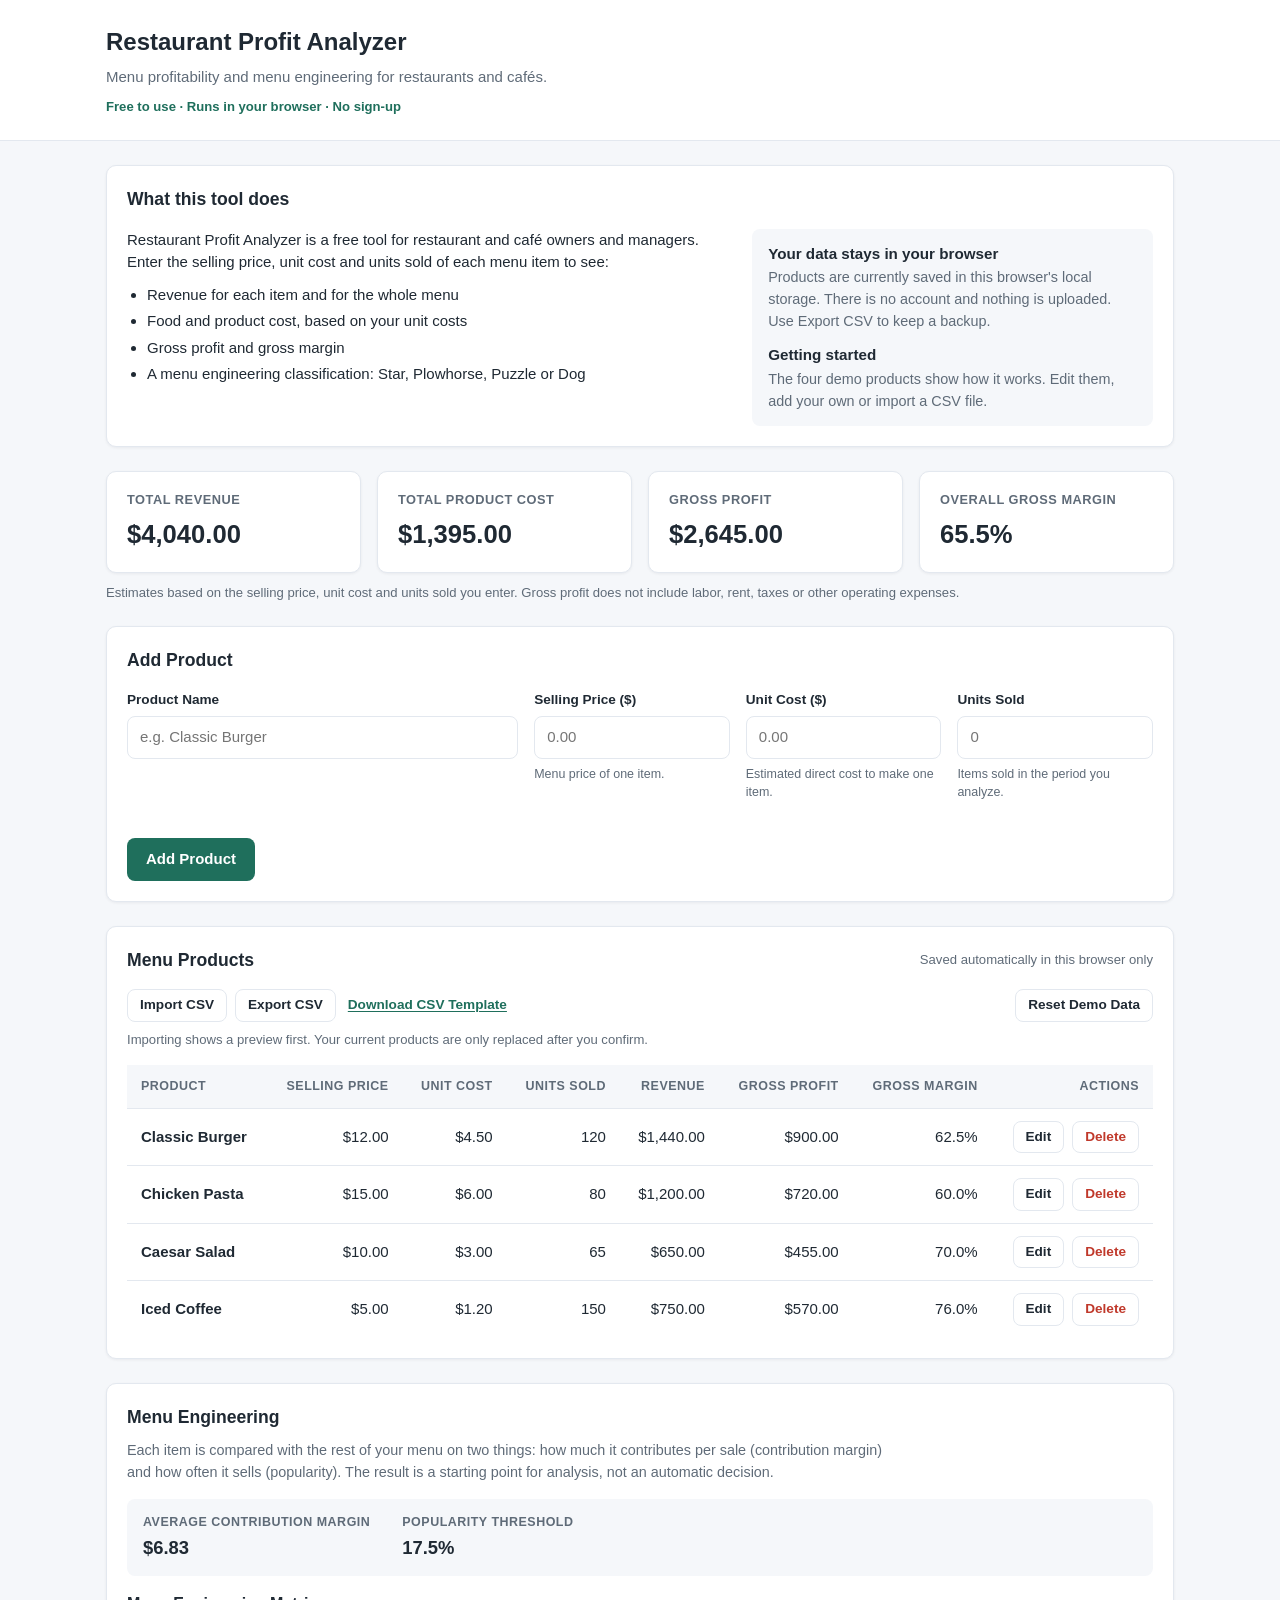
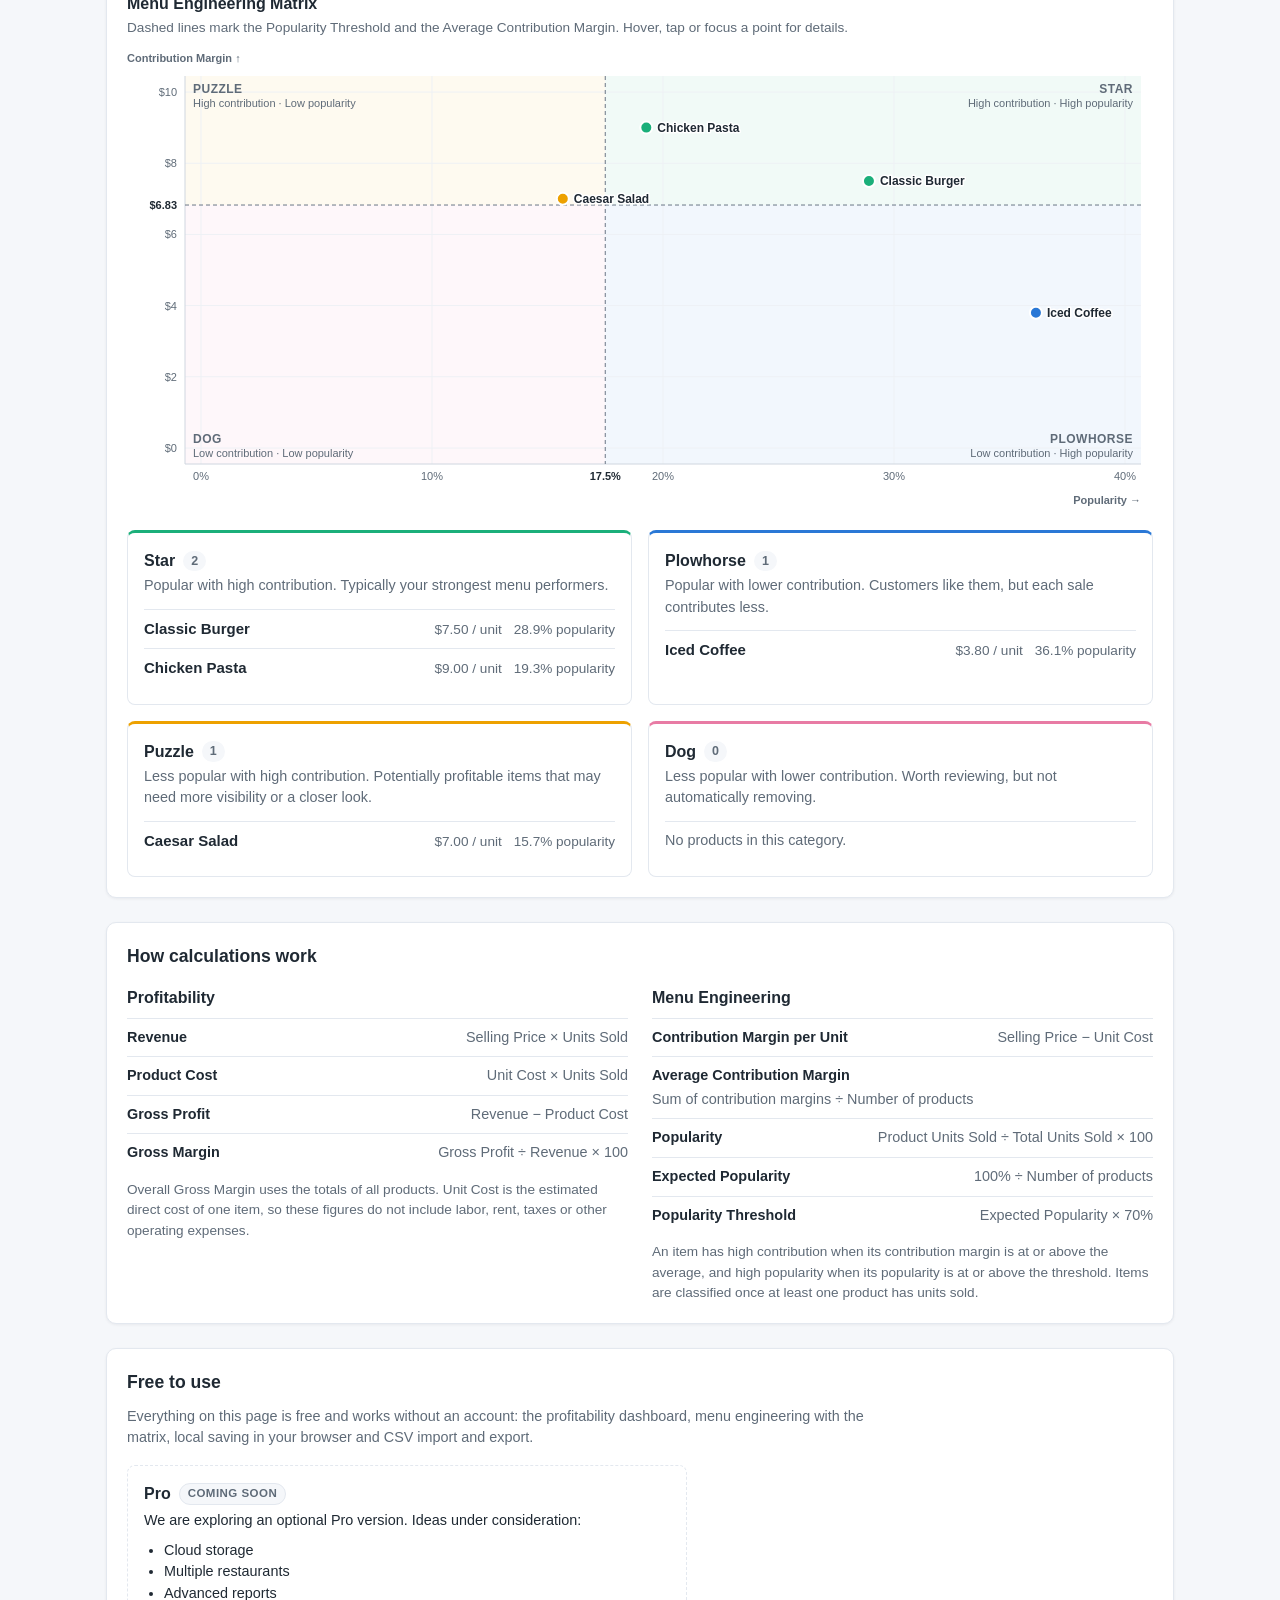
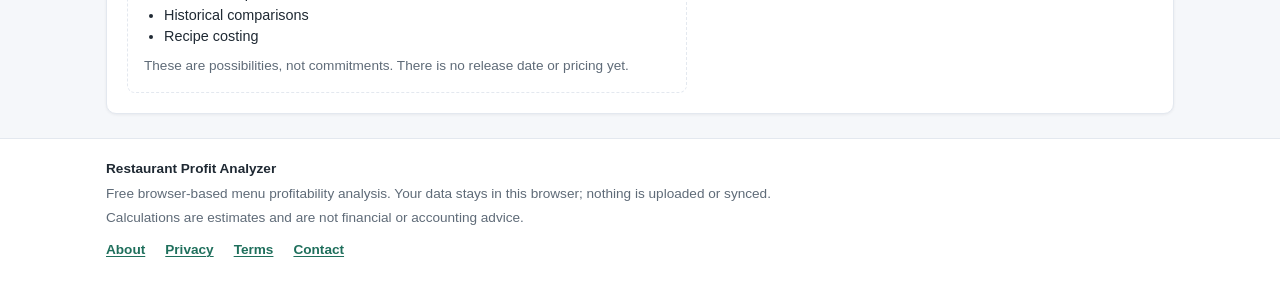
<file: index.html>
<!DOCTYPE html>
<html lang="en">
<head>
  <meta charset="UTF-8">
  <meta name="viewport" content="width=device-width, initial-scale=1.0">
  <title>Restaurant Profit Analyzer | Menu Engineering Tool</title>
  <meta name="description" content="Free browser-based tool to estimate revenue, product cost, gross profit and margin for each menu item, and classify items with menu engineering.">
  <meta property="og:title" content="Restaurant Profit Analyzer | Menu Engineering Tool">
  <meta property="og:description" content="Estimate revenue, product cost, gross profit and margin for each menu item, and see how your menu performs with menu engineering. Runs in your browser.">
  <meta property="og:type" content="website">
  <meta property="og:url" content="https://baltazarf851-rgb.github.io/restaurant-profit-analyzer/">
  <meta property="og:site_name" content="Restaurant Profit Analyzer">
  <link rel="canonical" href="https://baltazarf851-rgb.github.io/restaurant-profit-analyzer/">
  <link rel="icon" href="favicon.svg" type="image/svg+xml">
  <link rel="stylesheet" href="css/styles.css">
</head>
<body>
  <header class="site-header">
    <div class="container">
      <h1>Restaurant Profit Analyzer</h1>
      <p class="subtitle">Menu profitability and menu engineering for restaurants and cafés.</p>
      <p class="header-meta">Free to use · Runs in your browser · No sign-up</p>
    </div>
  </header>

  <main class="container">
    <!-- Introduction: what the tool does -->
    <section class="panel intro" aria-labelledby="intro-title">
      <h2 class="panel-title" id="intro-title">What this tool does</h2>
      <div class="intro-grid">
        <div>
          <p>
            Restaurant Profit Analyzer is a free tool for restaurant and café owners and managers.
            Enter the selling price, unit cost and units sold of each menu item to see:
          </p>
          <ul class="intro-list">
            <li>Revenue for each item and for the whole menu</li>
            <li>Food and product cost, based on your unit costs</li>
            <li>Gross profit and gross margin</li>
            <li>A menu engineering classification: Star, Plowhorse, Puzzle or Dog</li>
          </ul>
        </div>
        <div class="intro-aside">
          <h3 class="intro-aside-title">Your data stays in your browser</h3>
          <p>
            Products are currently saved in this browser's local storage. There is no account and
            nothing is uploaded. Use Export CSV to keep a backup.
          </p>
          <h3 class="intro-aside-title">Getting started</h3>
          <p>The four demo products show how it works. Edit them, add your own or import a CSV file.</p>
        </div>
      </div>
    </section>

    <!-- Dashboard: global metrics -->
    <section class="dashboard-section" aria-label="Summary metrics">
      <div class="dashboard">
        <article class="metric-card">
          <p class="metric-label">Total Revenue</p>
          <p class="metric-value" id="total-revenue">$0.00</p>
        </article>
        <article class="metric-card">
          <p class="metric-label">Total Product Cost</p>
          <p class="metric-value" id="total-cost">$0.00</p>
        </article>
        <article class="metric-card">
          <p class="metric-label">Gross Profit</p>
          <p class="metric-value" id="total-profit">$0.00</p>
        </article>
        <article class="metric-card">
          <p class="metric-label">Overall Gross Margin</p>
          <p class="metric-value" id="overall-margin">—</p>
        </article>
      </div>
      <p class="dashboard-note">
        Estimates based on the selling price, unit cost and units sold you enter.
        Gross profit does not include labor, rent, taxes or other operating expenses.
      </p>
    </section>

    <!-- Form: add or edit a product -->
    <section class="panel">
      <h2 class="panel-title" id="form-title">Add Product</h2>
      <form id="product-form" novalidate>
        <div class="form-grid">
          <div class="form-field">
            <label for="product-name">Product Name</label>
            <input type="text" id="product-name" placeholder="e.g. Classic Burger" maxlength="60" autocomplete="off">
          </div>
          <div class="form-field">
            <label for="selling-price">Selling Price ($)</label>
            <input type="number" id="selling-price" min="0" step="0.01" placeholder="0.00" inputmode="decimal" aria-describedby="selling-price-hint">
            <p class="field-hint" id="selling-price-hint">Menu price of one item.</p>
          </div>
          <div class="form-field">
            <label for="unit-cost">Unit Cost ($)</label>
            <input type="number" id="unit-cost" min="0" step="0.01" placeholder="0.00" inputmode="decimal" aria-describedby="unit-cost-hint">
            <p class="field-hint" id="unit-cost-hint">Estimated direct cost to make one item.</p>
          </div>
          <div class="form-field">
            <label for="units-sold">Units Sold</label>
            <input type="number" id="units-sold" min="0" step="1" placeholder="0" inputmode="numeric" aria-describedby="units-sold-hint">
            <p class="field-hint" id="units-sold-hint">Items sold in the period you analyze.</p>
          </div>
        </div>

        <p class="form-error" id="form-error" role="alert"></p>

        <div class="form-actions">
          <button type="submit" class="btn btn-primary" id="submit-button">Add Product</button>
          <button type="button" class="btn btn-secondary" id="cancel-edit-button" hidden>Cancel</button>
        </div>
      </form>
    </section>

    <!-- Products table -->
    <section class="panel">
      <div class="panel-header">
        <h2 class="panel-title">Menu Products</h2>
        <p class="save-status" id="save-status">Saved automatically in this browser only</p>
      </div>

      <!-- Data tools: CSV files are read and created only in this browser -->
      <div class="data-toolbar">
        <button type="button" class="btn btn-secondary btn-small" id="import-csv-button" aria-describedby="toolbar-hint">Import CSV</button>
        <input type="file" id="csv-file-input" accept=".csv,text/csv" hidden>
        <button type="button" class="btn btn-secondary btn-small" id="export-csv-button">Export CSV</button>
        <button type="button" class="btn-link" id="download-template-button">Download CSV Template</button>
        <button type="button" class="btn btn-secondary btn-small toolbar-end" id="reset-demo-button">Reset Demo Data</button>
      </div>
      <p class="toolbar-hint" id="toolbar-hint">
        Importing shows a preview first. Your current products are only replaced after you confirm.
      </p>

      <section class="csv-preview" id="csv-preview" aria-label="CSV import preview" hidden></section>

      <div class="storage-notice" id="storage-notice" role="status" hidden>
        <p id="storage-notice-text"></p>
        <button type="button" class="btn btn-secondary btn-small" id="dismiss-notice-button">Dismiss</button>
      </div>

      <div class="table-wrapper">
        <table class="products-table">
          <thead>
            <tr>
              <th scope="col">Product</th>
              <th scope="col" class="numeric">Selling Price</th>
              <th scope="col" class="numeric">Unit Cost</th>
              <th scope="col" class="numeric">Units Sold</th>
              <th scope="col" class="numeric">Revenue</th>
              <th scope="col" class="numeric">Gross Profit</th>
              <th scope="col" class="numeric">Gross Margin</th>
              <th scope="col" class="actions-column">Actions</th>
            </tr>
          </thead>
          <tbody id="products-table-body"></tbody>
        </table>
      </div>
      <p class="empty-message" id="empty-message" hidden>No products yet. Add a product above or import a CSV file.</p>
    </section>

    <!-- Menu Engineering: classifies products by contribution margin and popularity -->
    <section class="panel">
      <h2 class="panel-title">Menu Engineering</h2>
      <p class="section-intro">
        Each item is compared with the rest of your menu on two things: how much it contributes per sale
        (contribution margin) and how often it sells (popularity). The result is a starting point for
        analysis, not an automatic decision.
      </p>

      <div class="engineering-summary">
        <div class="summary-item">
          <span class="summary-label">Average Contribution Margin</span>
          <span class="summary-value" id="average-contribution-margin">—</span>
        </div>
        <div class="summary-item">
          <span class="summary-label">Popularity Threshold</span>
          <span class="summary-value" id="popularity-threshold">—</span>
        </div>
      </div>

      <p class="engineering-notice" id="engineering-notice" hidden></p>

      <!-- Matrix: drawn by js/matrix.js from the same classification results -->
      <div class="matrix-block" id="matrix-block">
        <h3 class="matrix-title">Menu Engineering Matrix</h3>
        <p class="matrix-caption">
          Dashed lines mark the Popularity Threshold and the Average Contribution Margin.
          Hover, tap or focus a point for details.
        </p>
        <div class="matrix-chart" id="matrix-chart"></div>
      </div>

      <div class="category-grid" id="category-grid">
        <article class="category-card category-star">
          <h3 class="category-title">Star <span class="category-count"><span id="count-star">0</span><span class="visually-hidden"> items</span></span></h3>
          <p class="category-description">Popular with high contribution. Typically your strongest menu performers.</p>
          <ul class="category-list" id="list-star"></ul>
        </article>
        <article class="category-card category-plowhorse">
          <h3 class="category-title">Plowhorse <span class="category-count"><span id="count-plowhorse">0</span><span class="visually-hidden"> items</span></span></h3>
          <p class="category-description">Popular with lower contribution. Customers like them, but each sale contributes less.</p>
          <ul class="category-list" id="list-plowhorse"></ul>
        </article>
        <article class="category-card category-puzzle">
          <h3 class="category-title">Puzzle <span class="category-count"><span id="count-puzzle">0</span><span class="visually-hidden"> items</span></span></h3>
          <p class="category-description">Less popular with high contribution. Potentially profitable items that may need more visibility or a closer look.</p>
          <ul class="category-list" id="list-puzzle"></ul>
        </article>
        <article class="category-card category-dog">
          <h3 class="category-title">Dog <span class="category-count"><span id="count-dog">0</span><span class="visually-hidden"> items</span></span></h3>
          <p class="category-description">Less popular with lower contribution. Worth reviewing, but not automatically removing.</p>
          <ul class="category-list" id="list-dog"></ul>
        </article>
      </div>
    </section>

    <!-- How it works: formulas and assumptions -->
    <section class="panel" aria-labelledby="how-it-works-title">
      <h2 class="panel-title" id="how-it-works-title">How calculations work</h2>

      <div class="formula-groups">
        <div class="formula-group">
          <h3 class="formula-group-title">Profitability</h3>
          <dl class="formula-list">
            <div><dt>Revenue</dt><dd>Selling Price × Units Sold</dd></div>
            <div><dt>Product Cost</dt><dd>Unit Cost × Units Sold</dd></div>
            <div><dt>Gross Profit</dt><dd>Revenue − Product Cost</dd></div>
            <div><dt>Gross Margin</dt><dd>Gross Profit ÷ Revenue × 100</dd></div>
          </dl>
          <p class="formula-note">
            Overall Gross Margin uses the totals of all products. Unit Cost is the estimated direct cost
            of one item, so these figures do not include labor, rent, taxes or other operating expenses.
          </p>
        </div>

        <div class="formula-group">
          <h3 class="formula-group-title">Menu Engineering</h3>
          <dl class="formula-list">
            <div><dt>Contribution Margin per Unit</dt><dd>Selling Price − Unit Cost</dd></div>
            <div><dt>Average Contribution Margin</dt><dd>Sum of contribution margins ÷ Number of products</dd></div>
            <div><dt>Popularity</dt><dd>Product Units Sold ÷ Total Units Sold × 100</dd></div>
            <div><dt>Expected Popularity</dt><dd>100% ÷ Number of products</dd></div>
            <div><dt>Popularity Threshold</dt><dd>Expected Popularity × 70%</dd></div>
          </dl>
          <p class="formula-note">
            An item has high contribution when its contribution margin is at or above the average, and high
            popularity when its popularity is at or above the threshold. Items are classified once at least
            one product has units sold.
          </p>
        </div>
      </div>
    </section>

    <!-- Free features and a possible future Pro version (nothing implemented yet) -->
    <section class="panel" aria-labelledby="free-title">
      <h2 class="panel-title" id="free-title">Free to use</h2>
      <p class="section-intro">
        Everything on this page is free and works without an account: the profitability dashboard,
        menu engineering with the matrix, local saving in your browser and CSV import and export.
      </p>

      <div class="pro-card">
        <h3 class="pro-title">Pro <span class="badge">Coming soon</span></h3>
        <p>We are exploring an optional Pro version. Ideas under consideration:</p>
        <ul class="pro-list">
          <li>Cloud storage</li>
          <li>Multiple restaurants</li>
          <li>Advanced reports</li>
          <li>Historical comparisons</li>
          <li>Recipe costing</li>
        </ul>
        <p class="pro-note">These are possibilities, not commitments. There is no release date or pricing yet.</p>
      </div>
    </section>
  </main>

  <footer class="site-footer">
    <div class="container">
      <p class="footer-name">Restaurant Profit Analyzer</p>
      <p>Free browser-based menu profitability analysis. Your data stays in this browser; nothing is uploaded or synced.</p>
      <p>Calculations are estimates and are not financial or accounting advice.</p>
      <nav class="footer-links" aria-label="Site">
        <a href="about.html">About</a>
        <a href="privacy.html">Privacy</a>
        <a href="terms.html">Terms</a>
        <a href="contact.html">Contact</a>
      </nav>
    </div>
  </footer>

  <script src="js/storage.js"></script>
  <script src="js/csv.js"></script>
  <script src="js/matrix.js"></script>
  <script src="js/app.js"></script>
  <script src="js/csv-ui.js"></script>
</body>
</html>
</file>
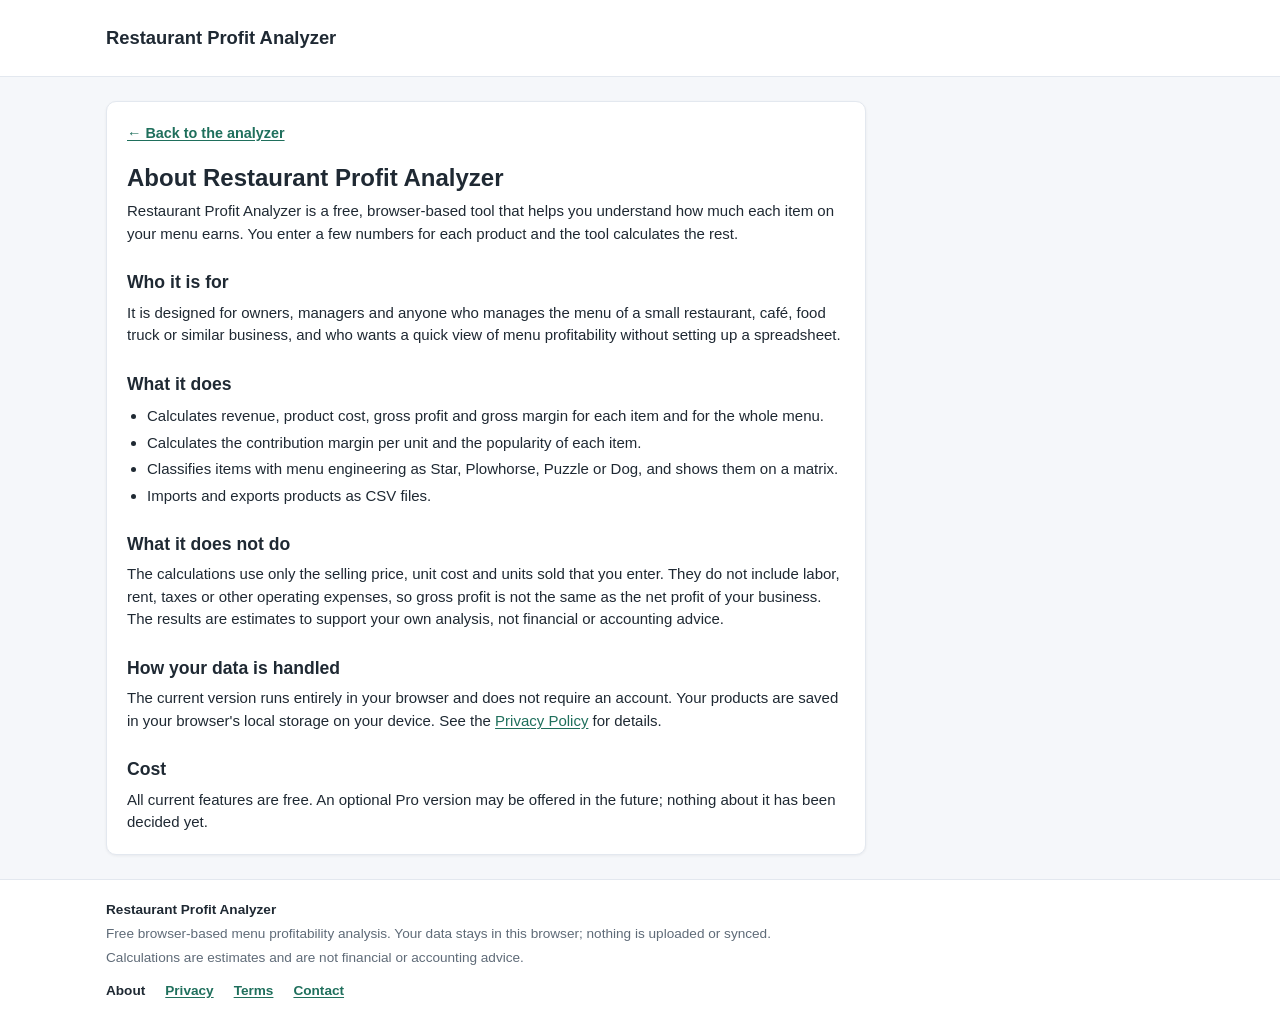
<file: about.html>
<!DOCTYPE html>
<html lang="en">
<head>
  <meta charset="UTF-8">
  <meta name="viewport" content="width=device-width, initial-scale=1.0">
  <title>About | Restaurant Profit Analyzer</title>
  <meta name="description" content="What Restaurant Profit Analyzer is, who it is for, and how it helps restaurants and cafés understand menu profitability and menu engineering.">
  <meta property="og:title" content="About Restaurant Profit Analyzer">
  <meta property="og:description" content="A free browser-based tool that helps restaurants and cafés understand menu profitability and menu engineering.">
  <meta property="og:type" content="website">
  <meta property="og:url" content="https://baltazarf851-rgb.github.io/restaurant-profit-analyzer/about.html">
  <meta property="og:site_name" content="Restaurant Profit Analyzer">
  <link rel="canonical" href="https://baltazarf851-rgb.github.io/restaurant-profit-analyzer/about.html">
  <link rel="icon" href="favicon.svg" type="image/svg+xml">
  <link rel="stylesheet" href="css/styles.css">
</head>
<body>
  <header class="site-header">
    <div class="container">
      <a class="brand-link" href="index.html">Restaurant Profit Analyzer</a>
    </div>
  </header>

  <main class="container">
    <article class="panel page-content">
      <a class="back-link" href="index.html">← Back to the analyzer</a>
      <h1>About Restaurant Profit Analyzer</h1>

      <p>
        Restaurant Profit Analyzer is a free, browser-based tool that helps you understand how much each
        item on your menu earns. You enter a few numbers for each product and the tool calculates the rest.
      </p>

      <h2>Who it is for</h2>
      <p>
        It is designed for owners, managers and anyone who manages the menu of a small restaurant, café,
        food truck or similar business, and who wants a quick view of menu profitability without
        setting up a spreadsheet.
      </p>

      <h2>What it does</h2>
      <ul>
        <li>Calculates revenue, product cost, gross profit and gross margin for each item and for the whole menu.</li>
        <li>Calculates the contribution margin per unit and the popularity of each item.</li>
        <li>Classifies items with menu engineering as Star, Plowhorse, Puzzle or Dog, and shows them on a matrix.</li>
        <li>Imports and exports products as CSV files.</li>
      </ul>

      <h2>What it does not do</h2>
      <p>
        The calculations use only the selling price, unit cost and units sold that you enter. They do not
        include labor, rent, taxes or other operating expenses, so gross profit is not the same as the net
        profit of your business. The results are estimates to support your own analysis, not financial or
        accounting advice.
      </p>

      <h2>How your data is handled</h2>
      <p>
        The current version runs entirely in your browser and does not require an account. Your products are
        saved in your browser's local storage on your device. See the <a href="privacy.html">Privacy Policy</a>
        for details.
      </p>

      <h2>Cost</h2>
      <p>
        All current features are free. An optional Pro version may be offered in the future; nothing about it
        has been decided yet.
      </p>
    </article>
  </main>

  <footer class="site-footer">
    <div class="container">
      <p class="footer-name">Restaurant Profit Analyzer</p>
      <p>Free browser-based menu profitability analysis. Your data stays in this browser; nothing is uploaded or synced.</p>
      <p>Calculations are estimates and are not financial or accounting advice.</p>
      <nav class="footer-links" aria-label="Site">
        <a href="about.html" aria-current="page">About</a>
        <a href="privacy.html">Privacy</a>
        <a href="terms.html">Terms</a>
        <a href="contact.html">Contact</a>
      </nav>
    </div>
  </footer>
</body>
</html>
</file>
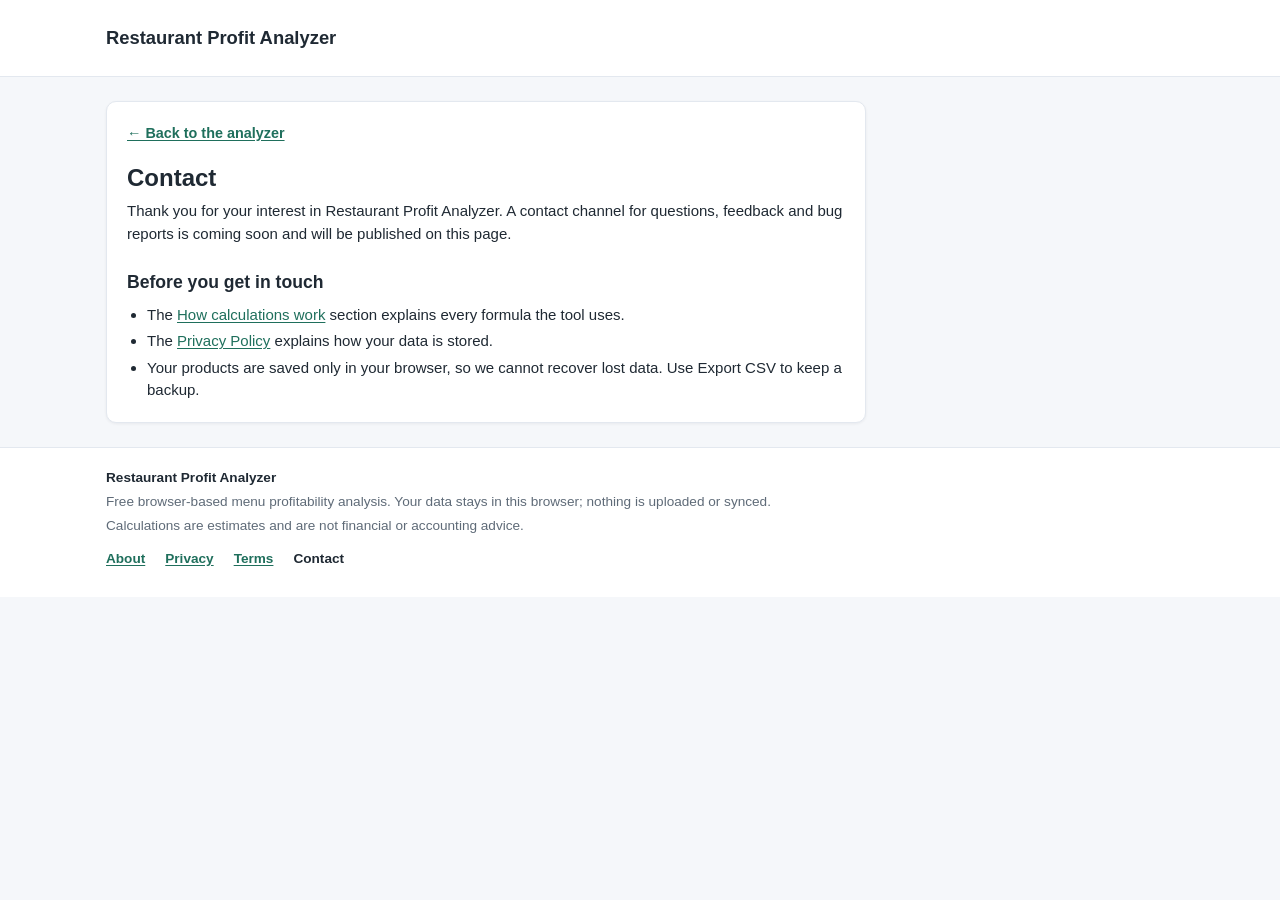
<file: contact.html>
<!DOCTYPE html>
<html lang="en">
<head>
  <meta charset="UTF-8">
  <meta name="viewport" content="width=device-width, initial-scale=1.0">
  <title>Contact | Restaurant Profit Analyzer</title>
  <meta name="description" content="Contact information for Restaurant Profit Analyzer. A contact channel for questions and feedback is coming soon.">
  <meta property="og:title" content="Contact | Restaurant Profit Analyzer">
  <meta property="og:description" content="How to get in touch with Restaurant Profit Analyzer. A contact channel is coming soon.">
  <meta property="og:type" content="website">
  <meta property="og:url" content="https://baltazarf851-rgb.github.io/restaurant-profit-analyzer/contact.html">
  <meta property="og:site_name" content="Restaurant Profit Analyzer">
  <link rel="canonical" href="https://baltazarf851-rgb.github.io/restaurant-profit-analyzer/contact.html">
  <link rel="icon" href="favicon.svg" type="image/svg+xml">
  <link rel="stylesheet" href="css/styles.css">
</head>
<body>
  <header class="site-header">
    <div class="container">
      <a class="brand-link" href="index.html">Restaurant Profit Analyzer</a>
    </div>
  </header>

  <main class="container">
    <article class="panel page-content">
      <a class="back-link" href="index.html">← Back to the analyzer</a>
      <h1>Contact</h1>

      <p>
        Thank you for your interest in Restaurant Profit Analyzer. A contact channel for questions, feedback
        and bug reports is coming soon and will be published on this page.
      </p>

      <h2>Before you get in touch</h2>
      <ul>
        <li>The <a href="index.html#how-it-works-title">How calculations work</a> section explains every formula the tool uses.</li>
        <li>The <a href="privacy.html">Privacy Policy</a> explains how your data is stored.</li>
        <li>Your products are saved only in your browser, so we cannot recover lost data. Use Export CSV to keep a backup.</li>
      </ul>
    </article>
  </main>

  <footer class="site-footer">
    <div class="container">
      <p class="footer-name">Restaurant Profit Analyzer</p>
      <p>Free browser-based menu profitability analysis. Your data stays in this browser; nothing is uploaded or synced.</p>
      <p>Calculations are estimates and are not financial or accounting advice.</p>
      <nav class="footer-links" aria-label="Site">
        <a href="about.html">About</a>
        <a href="privacy.html">Privacy</a>
        <a href="terms.html">Terms</a>
        <a href="contact.html" aria-current="page">Contact</a>
      </nav>
    </div>
  </footer>
</body>
</html>
</file>
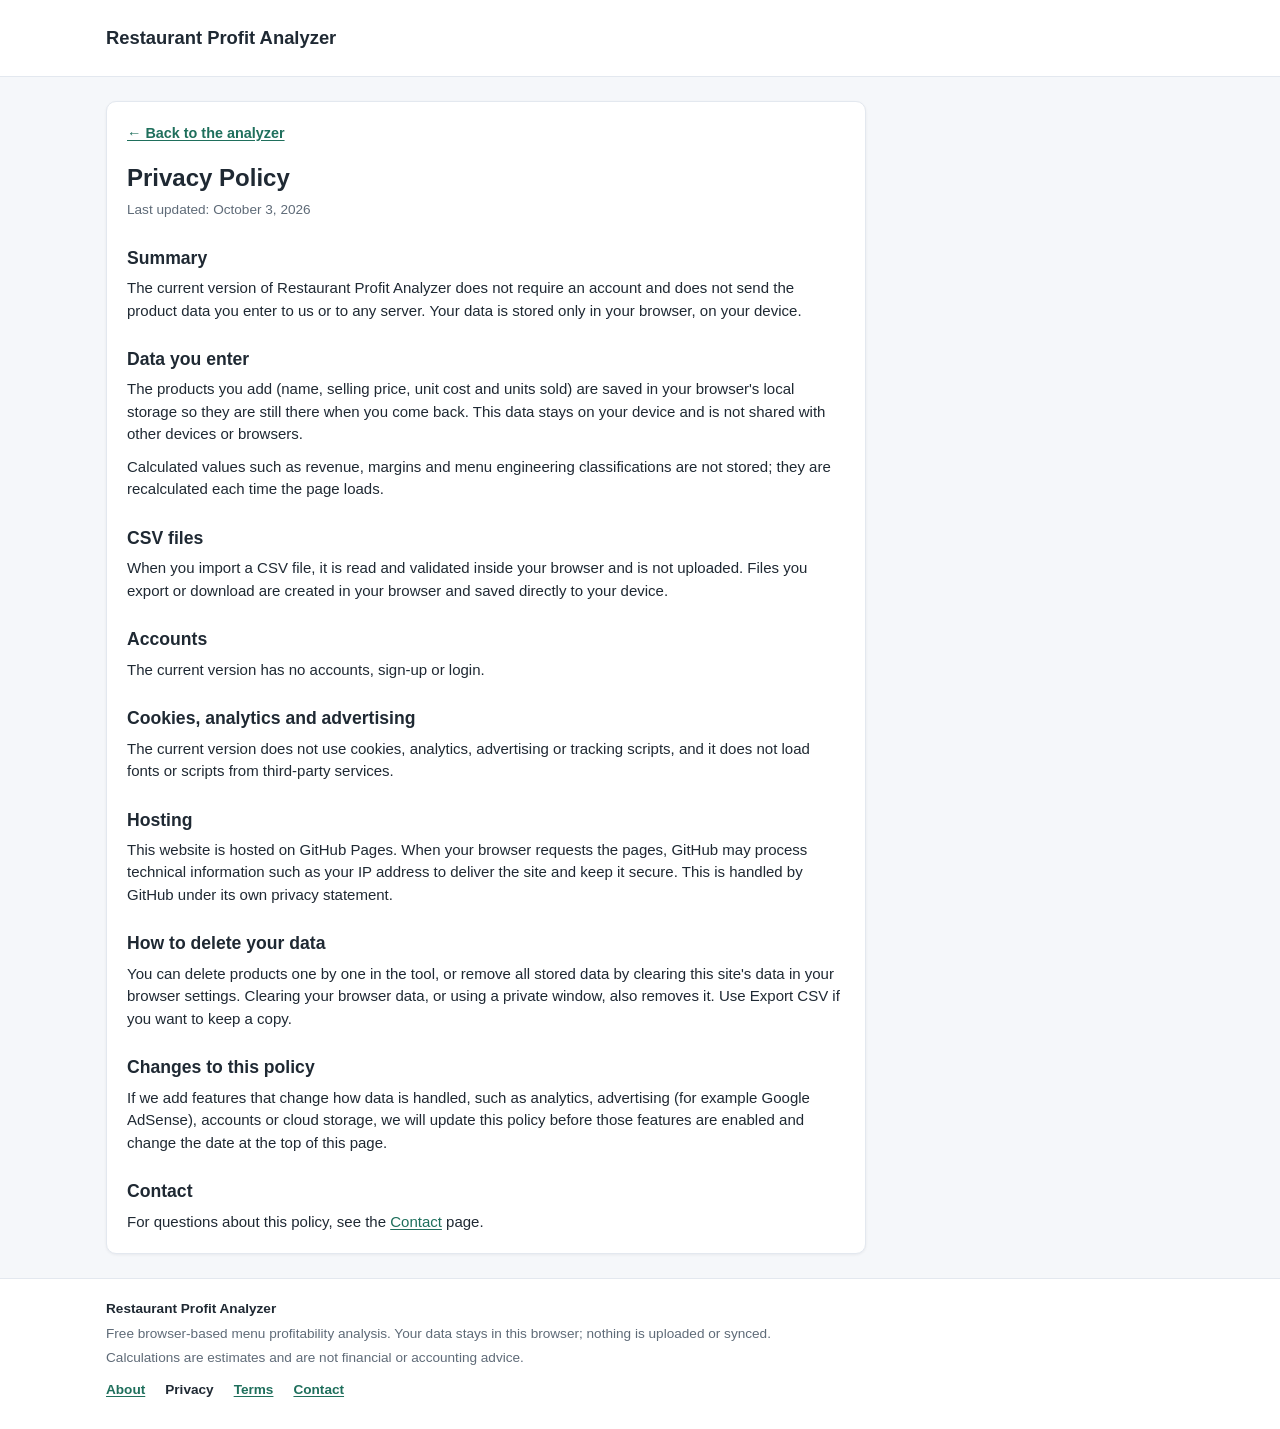
<file: privacy.html>
<!DOCTYPE html>
<html lang="en">
<head>
  <meta charset="UTF-8">
  <meta name="viewport" content="width=device-width, initial-scale=1.0">
  <title>Privacy Policy | Restaurant Profit Analyzer</title>
  <meta name="description" content="How Restaurant Profit Analyzer handles your data. Product data is stored locally in your browser and the current version does not require an account.">
  <meta property="og:title" content="Privacy Policy | Restaurant Profit Analyzer">
  <meta property="og:description" content="Product data is stored locally in your browser. The current version does not require an account.">
  <meta property="og:type" content="website">
  <meta property="og:url" content="https://baltazarf851-rgb.github.io/restaurant-profit-analyzer/privacy.html">
  <meta property="og:site_name" content="Restaurant Profit Analyzer">
  <link rel="canonical" href="https://baltazarf851-rgb.github.io/restaurant-profit-analyzer/privacy.html">
  <link rel="icon" href="favicon.svg" type="image/svg+xml">
  <link rel="stylesheet" href="css/styles.css">
</head>
<body>
  <header class="site-header">
    <div class="container">
      <a class="brand-link" href="index.html">Restaurant Profit Analyzer</a>
    </div>
  </header>

  <main class="container">
    <article class="panel page-content">
      <a class="back-link" href="index.html">← Back to the analyzer</a>
      <h1>Privacy Policy</h1>
      <p class="page-updated">Last updated: October 3, 2026</p>

      <h2>Summary</h2>
      <p>
        The current version of Restaurant Profit Analyzer does not require an account and does not send the
        product data you enter to us or to any server. Your data is stored only in your browser, on your device.
      </p>

      <h2>Data you enter</h2>
      <p>
        The products you add (name, selling price, unit cost and units sold) are saved in your browser's
        local storage so they are still there when you come back. This data stays on your device and is
        not shared with other devices or browsers.
      </p>
      <p>
        Calculated values such as revenue, margins and menu engineering classifications are not stored;
        they are recalculated each time the page loads.
      </p>

      <h2>CSV files</h2>
      <p>
        When you import a CSV file, it is read and validated inside your browser and is not uploaded.
        Files you export or download are created in your browser and saved directly to your device.
      </p>

      <h2>Accounts</h2>
      <p>The current version has no accounts, sign-up or login.</p>

      <h2>Cookies, analytics and advertising</h2>
      <p>
        The current version does not use cookies, analytics, advertising or tracking scripts, and it does not
        load fonts or scripts from third-party services.
      </p>

      <h2>Hosting</h2>
      <p>
        This website is hosted on GitHub Pages. When your browser requests the pages, GitHub may process
        technical information such as your IP address to deliver the site and keep it secure. This is
        handled by GitHub under its own privacy statement.
      </p>

      <h2>How to delete your data</h2>
      <p>
        You can delete products one by one in the tool, or remove all stored data by clearing this site's data
        in your browser settings. Clearing your browser data, or using a private window, also removes it.
        Use Export CSV if you want to keep a copy.
      </p>

      <h2>Changes to this policy</h2>
      <p>
        If we add features that change how data is handled, such as analytics, advertising (for example
        Google AdSense), accounts or cloud storage, we will update this policy before those features are
        enabled and change the date at the top of this page.
      </p>

      <h2>Contact</h2>
      <p>For questions about this policy, see the <a href="contact.html">Contact</a> page.</p>
    </article>
  </main>

  <footer class="site-footer">
    <div class="container">
      <p class="footer-name">Restaurant Profit Analyzer</p>
      <p>Free browser-based menu profitability analysis. Your data stays in this browser; nothing is uploaded or synced.</p>
      <p>Calculations are estimates and are not financial or accounting advice.</p>
      <nav class="footer-links" aria-label="Site">
        <a href="about.html">About</a>
        <a href="privacy.html" aria-current="page">Privacy</a>
        <a href="terms.html">Terms</a>
        <a href="contact.html">Contact</a>
      </nav>
    </div>
  </footer>
</body>
</html>
</file>
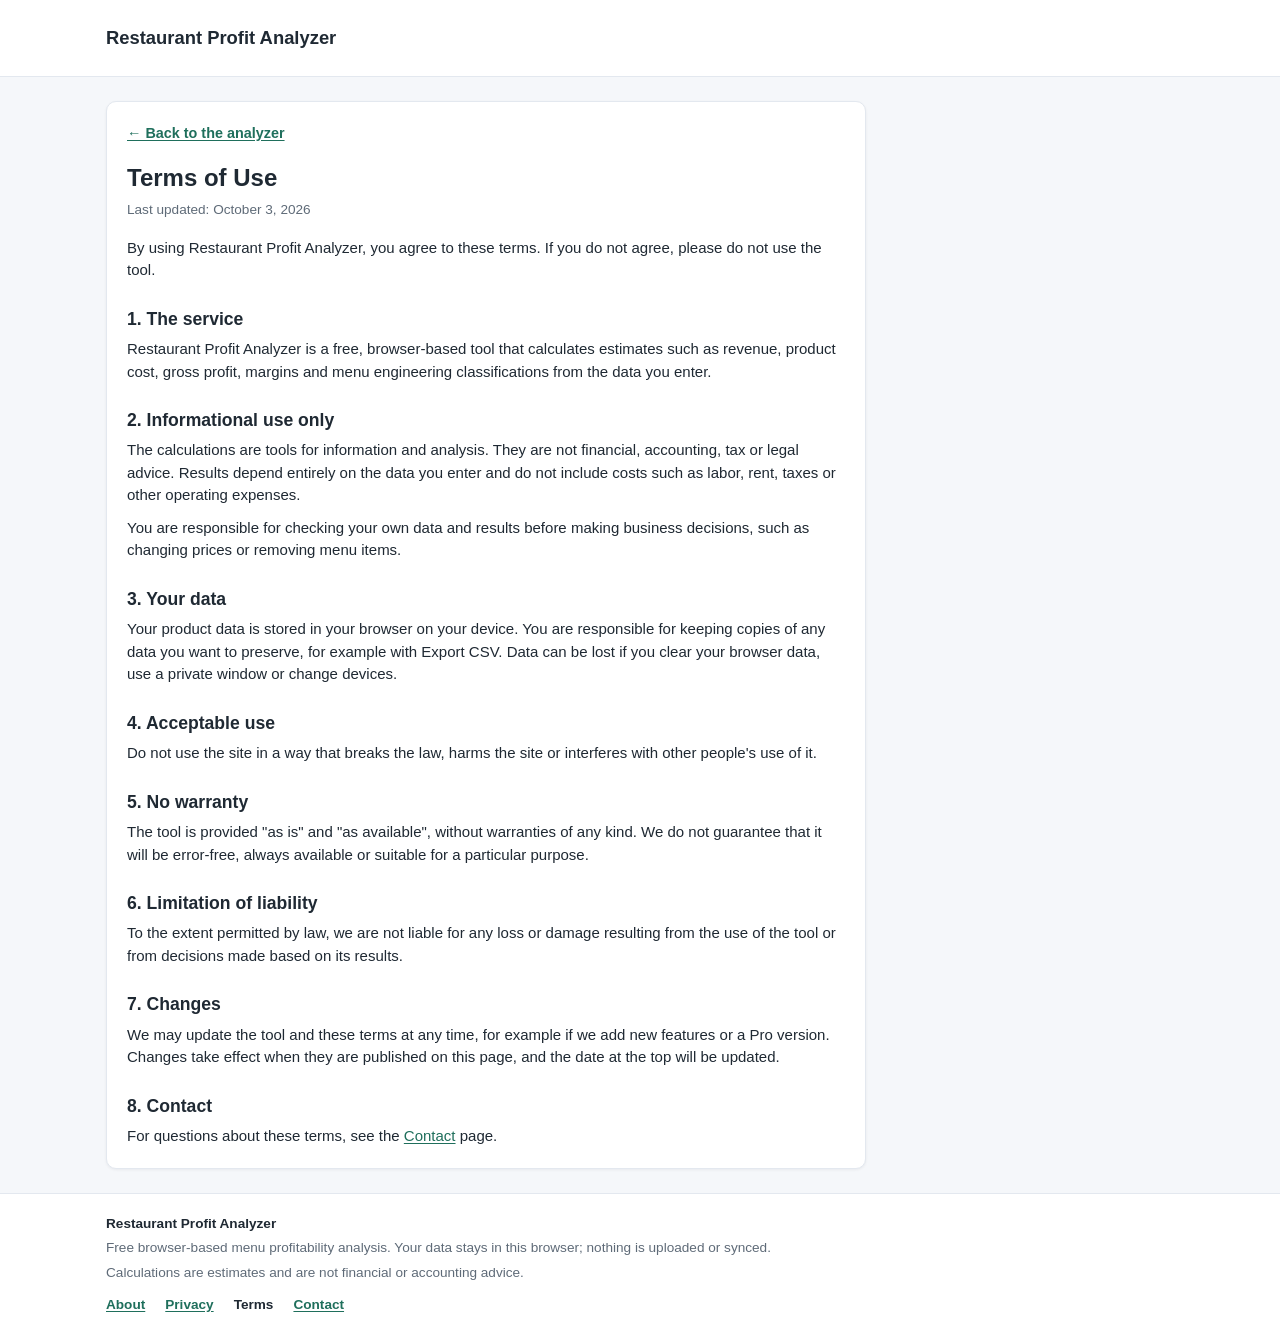
<file: terms.html>
<!DOCTYPE html>
<html lang="en">
<head>
  <meta charset="UTF-8">
  <meta name="viewport" content="width=device-width, initial-scale=1.0">
  <title>Terms of Use | Restaurant Profit Analyzer</title>
  <meta name="description" content="Terms of use for Restaurant Profit Analyzer, a free informational tool for estimating menu profitability. Verify your own data before making business decisions.">
  <meta property="og:title" content="Terms of Use | Restaurant Profit Analyzer">
  <meta property="og:description" content="Basic terms for using Restaurant Profit Analyzer, a free informational tool for estimating menu profitability.">
  <meta property="og:type" content="website">
  <meta property="og:url" content="https://baltazarf851-rgb.github.io/restaurant-profit-analyzer/terms.html">
  <meta property="og:site_name" content="Restaurant Profit Analyzer">
  <link rel="canonical" href="https://baltazarf851-rgb.github.io/restaurant-profit-analyzer/terms.html">
  <link rel="icon" href="favicon.svg" type="image/svg+xml">
  <link rel="stylesheet" href="css/styles.css">
</head>
<body>
  <header class="site-header">
    <div class="container">
      <a class="brand-link" href="index.html">Restaurant Profit Analyzer</a>
    </div>
  </header>

  <main class="container">
    <article class="panel page-content">
      <a class="back-link" href="index.html">← Back to the analyzer</a>
      <h1>Terms of Use</h1>
      <p class="page-updated">Last updated: October 3, 2026</p>

      <p>By using Restaurant Profit Analyzer, you agree to these terms. If you do not agree, please do not use the tool.</p>

      <h2>1. The service</h2>
      <p>
        Restaurant Profit Analyzer is a free, browser-based tool that calculates estimates such as revenue,
        product cost, gross profit, margins and menu engineering classifications from the data you enter.
      </p>

      <h2>2. Informational use only</h2>
      <p>
        The calculations are tools for information and analysis. They are not financial, accounting, tax or
        legal advice. Results depend entirely on the data you enter and do not include costs such as labor,
        rent, taxes or other operating expenses.
      </p>
      <p>
        You are responsible for checking your own data and results before making business decisions, such as
        changing prices or removing menu items.
      </p>

      <h2>3. Your data</h2>
      <p>
        Your product data is stored in your browser on your device. You are responsible for keeping copies of
        any data you want to preserve, for example with Export CSV. Data can be lost if you clear your browser
        data, use a private window or change devices.
      </p>

      <h2>4. Acceptable use</h2>
      <p>
        Do not use the site in a way that breaks the law, harms the site or interferes with other people's
        use of it.
      </p>

      <h2>5. No warranty</h2>
      <p>
        The tool is provided "as is" and "as available", without warranties of any kind. We do not guarantee
        that it will be error-free, always available or suitable for a particular purpose.
      </p>

      <h2>6. Limitation of liability</h2>
      <p>
        To the extent permitted by law, we are not liable for any loss or damage resulting from the use of the
        tool or from decisions made based on its results.
      </p>

      <h2>7. Changes</h2>
      <p>
        We may update the tool and these terms at any time, for example if we add new features or a Pro version.
        Changes take effect when they are published on this page, and the date at the top will be updated.
      </p>

      <h2>8. Contact</h2>
      <p>For questions about these terms, see the <a href="contact.html">Contact</a> page.</p>
    </article>
  </main>

  <footer class="site-footer">
    <div class="container">
      <p class="footer-name">Restaurant Profit Analyzer</p>
      <p>Free browser-based menu profitability analysis. Your data stays in this browser; nothing is uploaded or synced.</p>
      <p>Calculations are estimates and are not financial or accounting advice.</p>
      <nav class="footer-links" aria-label="Site">
        <a href="about.html">About</a>
        <a href="privacy.html">Privacy</a>
        <a href="terms.html" aria-current="page">Terms</a>
        <a href="contact.html">Contact</a>
      </nav>
    </div>
  </footer>
</body>
</html>
</file>
<file: css/styles.css>
/* ===== Design tokens ===== */
:root {
  --color-bg: #f5f7fa;
  --color-surface: #ffffff;
  --color-border: #e3e8ef;
  --color-text: #1f2933;
  --color-text-muted: #5f6b78;
  --color-primary: #1f6f5c;
  --color-primary-hover: #185a4b;
  --color-danger: #c0392b;
  --color-negative: #c0392b;

  /* Menu Engineering categories (shared by the cards and the matrix) */
  --color-star: #1baf7a;
  --color-plowhorse: #2a78d6;
  --color-puzzle: #eda100;
  --color-dog: #e87ba4;

  --radius: 10px;
  --shadow: 0 1px 3px rgba(16, 24, 40, 0.06);
  --font-family: -apple-system, BlinkMacSystemFont, "Segoe UI", Roboto, "Helvetica Neue", Arial, sans-serif;
}

/* ===== Base ===== */
*,
*::before,
*::after {
  box-sizing: border-box;
}

body {
  margin: 0;
  font-family: var(--font-family);
  font-size: 15px;
  line-height: 1.5;
  color: var(--color-text);
  background: var(--color-bg);
}

h1,
h2,
h3,
p {
  margin: 0;
}

/* Text for screen readers only */
.visually-hidden {
  position: absolute;
  width: 1px;
  height: 1px;
  padding: 0;
  margin: -1px;
  overflow: hidden;
  clip: rect(0, 0, 0, 0);
  white-space: nowrap;
  border: 0;
}

/* Make sure the hidden attribute wins over display rules like grid or flex */
[hidden] {
  display: none !important;
}

.container {
  width: 100%;
  max-width: 1100px;
  margin: 0 auto;
  padding: 0 16px;
}

/* ===== Header ===== */
.site-header {
  background: var(--color-surface);
  border-bottom: 1px solid var(--color-border);
  padding: 24px 0;
  margin-bottom: 24px;
}

.site-header h1 {
  font-size: 1.5rem;
  font-weight: 700;
}

.subtitle {
  max-width: 680px;
  color: var(--color-text-muted);
  margin-top: 6px;
}

.header-meta {
  margin-top: 8px;
  font-size: 0.82rem;
  font-weight: 600;
  color: var(--color-primary);
}

/* ===== Links ===== */
a {
  color: var(--color-primary);
  text-underline-offset: 2px;
}

a:hover {
  color: var(--color-primary-hover);
}

a:focus-visible {
  outline: 2px solid var(--color-primary);
  outline-offset: 2px;
  border-radius: 2px;
}

/* ===== Intro ===== */
.intro-grid {
  display: grid;
  grid-template-columns: 3fr 2fr;
  gap: 24px;
}

.intro-list {
  margin: 10px 0 0;
  padding-left: 20px;
}

.intro-list li + li {
  margin-top: 4px;
}

.intro-aside {
  padding: 14px 16px;
  background: var(--color-bg);
  border-radius: 8px;
  font-size: 0.9rem;
}

.intro-aside-title {
  font-size: 0.95rem;
  font-weight: 600;
}

.intro-aside p {
  color: var(--color-text-muted);
  margin-top: 2px;
}

.intro-aside p + .intro-aside-title {
  margin-top: 12px;
}

/* ===== Dashboard ===== */
.dashboard-section {
  margin-bottom: 24px;
}

.dashboard {
  display: grid;
  grid-template-columns: repeat(4, 1fr);
  gap: 16px;
}

.dashboard-note {
  margin-top: 10px;
  font-size: 0.82rem;
  color: var(--color-text-muted);
}

.metric-card {
  background: var(--color-surface);
  border: 1px solid var(--color-border);
  border-radius: var(--radius);
  box-shadow: var(--shadow);
  padding: 18px 20px;
}

.metric-label {
  font-size: 0.8rem;
  font-weight: 600;
  text-transform: uppercase;
  letter-spacing: 0.04em;
  color: var(--color-text-muted);
}

.metric-value {
  font-size: 1.6rem;
  font-weight: 700;
  margin-top: 6px;
  font-variant-numeric: tabular-nums;
}

/* ===== Panels ===== */
.panel {
  background: var(--color-surface);
  border: 1px solid var(--color-border);
  border-radius: var(--radius);
  box-shadow: var(--shadow);
  padding: 20px;
  margin-bottom: 24px;
}

.panel-title {
  font-size: 1.1rem;
  font-weight: 600;
  margin-bottom: 16px;
}

/* ===== Panel header (title + save status + reset) ===== */
.panel-header {
  display: flex;
  flex-wrap: wrap;
  align-items: center;
  justify-content: space-between;
  gap: 8px 16px;
  margin-bottom: 16px;
}

.panel-header .panel-title {
  margin-bottom: 0;
}

.save-status {
  font-size: 0.82rem;
  color: var(--color-text-muted);
}

.save-status.is-error {
  color: var(--color-danger);
}

.storage-notice {
  display: flex;
  align-items: center;
  justify-content: space-between;
  gap: 12px;
  padding: 10px 14px;
  margin-bottom: 16px;
  font-size: 0.9rem;
  background: #fdf8ec;
  border: 1px solid #f0dfb4;
  border-radius: 8px;
}

/* ===== Data toolbar (CSV + reset) ===== */
.data-toolbar {
  display: flex;
  flex-wrap: wrap;
  align-items: center;
  gap: 8px;
}

.toolbar-hint {
  margin: 8px 0 16px;
  font-size: 0.82rem;
  color: var(--color-text-muted);
}

.toolbar-end {
  margin-left: auto;
}

.btn-link {
  font: inherit;
  font-size: 0.85rem;
  font-weight: 600;
  color: var(--color-primary);
  background: none;
  border: none;
  padding: 5px 4px;
  text-decoration: underline;
  text-underline-offset: 2px;
  cursor: pointer;
}

.btn-link:hover {
  color: var(--color-primary-hover);
}

.btn:focus-visible,
.btn-link:focus-visible {
  outline: 2px solid var(--color-primary);
  outline-offset: 2px;
}

.btn:disabled {
  opacity: 0.5;
  cursor: not-allowed;
}

/* ===== CSV import preview ===== */
.csv-preview {
  border: 1px solid var(--color-border);
  border-radius: 8px;
  padding: 16px;
  margin-bottom: 16px;
  background: var(--color-bg);
}

.csv-preview-title {
  margin: 0;
  font-size: 1rem;
  font-weight: 600;
}

.csv-preview-title:focus {
  outline: none;
}

.csv-file-name {
  color: var(--color-text-muted);
  font-size: 0.85rem;
  overflow-wrap: anywhere;
  margin: 2px 0 12px;
}

.csv-status {
  font-weight: 600;
  margin-bottom: 12px;
}

.csv-status-error {
  color: var(--color-danger);
}

.csv-error-list {
  margin: 0 0 12px;
  padding-left: 20px;
  font-size: 0.9rem;
}

.csv-error-list li + li {
  margin-top: 4px;
}

.csv-preview-table-wrapper {
  max-height: 320px;
  overflow: auto;
  background: var(--color-surface);
  border: 1px solid var(--color-border);
  border-radius: 8px;
  margin-bottom: 12px;
}

.csv-preview-table-wrapper th {
  position: sticky;
  top: 0;
}

.csv-preview-actions {
  display: flex;
  flex-wrap: wrap;
  gap: 10px;
}

/* ===== Form ===== */
.form-grid {
  display: grid;
  grid-template-columns: 2fr 1fr 1fr 1fr;
  gap: 16px;
}

.form-field {
  display: flex;
  flex-direction: column;
  gap: 6px;
  min-width: 0;
}

.form-field label {
  font-size: 0.85rem;
  font-weight: 600;
}

.form-field input {
  width: 100%;
  font: inherit;
  padding: 9px 12px;
  border: 1px solid var(--color-border);
  border-radius: 8px;
  background: var(--color-surface);
  color: var(--color-text);
}

.form-field input:focus {
  outline: 2px solid var(--color-primary);
  outline-offset: -1px;
  border-color: var(--color-primary);
}

.field-hint {
  font-size: 0.78rem;
  color: var(--color-text-muted);
}

.form-field input[aria-invalid="true"] {
  border-color: var(--color-danger);
}

.form-error {
  color: var(--color-danger);
  font-size: 0.9rem;
  min-height: 1.4em;
  margin-top: 12px;
}

.form-actions {
  display: flex;
  gap: 10px;
  margin-top: 4px;
}

/* ===== Buttons ===== */
.btn {
  font: inherit;
  font-weight: 600;
  border-radius: 8px;
  padding: 9px 18px;
  cursor: pointer;
  border: 1px solid transparent;
}

.btn-primary {
  background: var(--color-primary);
  color: #ffffff;
}

.btn-primary:hover {
  background: var(--color-primary-hover);
}

.btn-secondary {
  background: var(--color-surface);
  border-color: var(--color-border);
  color: var(--color-text);
}

.btn-secondary:hover {
  background: var(--color-bg);
}

.btn-small {
  padding: 5px 12px;
  font-size: 0.85rem;
}

.btn-danger {
  background: var(--color-surface);
  border-color: var(--color-border);
  color: var(--color-danger);
}

.btn-danger:hover {
  background: #fdf1f0;
}

/* ===== Table ===== */
/* The wrapper scrolls horizontally on small screens so the page itself never does */
.table-wrapper {
  overflow-x: auto;
}

.products-table {
  width: 100%;
  border-collapse: collapse;
  white-space: nowrap;
}

.products-table th,
.products-table td {
  padding: 12px 14px;
  text-align: left;
  border-bottom: 1px solid var(--color-border);
}

.products-table th {
  font-size: 0.78rem;
  font-weight: 600;
  text-transform: uppercase;
  letter-spacing: 0.04em;
  color: var(--color-text-muted);
  background: var(--color-bg);
}

.products-table tbody tr:last-child td {
  border-bottom: none;
}

.products-table tr.is-editing td {
  background: #eef6f3;
}

.products-table .numeric {
  text-align: right;
  font-variant-numeric: tabular-nums;
}

.products-table .actions-column {
  text-align: right;
}

.row-actions {
  display: flex;
  justify-content: flex-end;
  gap: 8px;
}

.product-name {
  font-weight: 600;
}

.value-negative {
  color: var(--color-negative);
}

.empty-message {
  color: var(--color-text-muted);
  text-align: center;
  padding: 24px 0 8px;
}

/* ===== Menu Engineering ===== */
.section-intro {
  max-width: 760px;
  margin: -6px 0 16px;
  color: var(--color-text-muted);
  font-size: 0.9rem;
}

.engineering-summary {
  display: flex;
  flex-wrap: wrap;
  gap: 12px 32px;
  padding: 14px 16px;
  background: var(--color-bg);
  border-radius: 8px;
  margin-bottom: 16px;
}

.summary-item {
  display: flex;
  flex-direction: column;
  gap: 2px;
}

.summary-label {
  font-size: 0.78rem;
  font-weight: 600;
  text-transform: uppercase;
  letter-spacing: 0.04em;
  color: var(--color-text-muted);
}

.summary-value {
  font-size: 1.15rem;
  font-weight: 700;
  font-variant-numeric: tabular-nums;
}

.engineering-notice {
  color: var(--color-text-muted);
  margin-bottom: 16px;
}

.category-grid {
  display: grid;
  grid-template-columns: repeat(2, 1fr);
  gap: 16px;
}

/* Each category gets a thin colored top border as a discreet visual indicator */
.category-card {
  min-width: 0;
  border: 1px solid var(--color-border);
  border-top: 3px solid var(--category-color);
  border-radius: 8px;
  padding: 16px;
}

.category-star {
  --category-color: var(--color-star);
}

.category-plowhorse {
  --category-color: var(--color-plowhorse);
}

.category-puzzle {
  --category-color: var(--color-puzzle);
}

.category-dog {
  --category-color: var(--color-dog);
}

.category-title {
  display: flex;
  align-items: center;
  gap: 8px;
  margin: 0;
  font-size: 1rem;
  font-weight: 600;
}

.category-count {
  font-size: 0.78rem;
  font-weight: 600;
  color: var(--color-text-muted);
  background: var(--color-bg);
  border-radius: 999px;
  padding: 1px 8px;
}

.category-description {
  color: var(--color-text-muted);
  font-size: 0.9rem;
  margin: 2px 0 12px;
}

.category-list {
  list-style: none;
  margin: 0;
  padding: 0;
}

.category-item {
  display: flex;
  justify-content: space-between;
  align-items: baseline;
  gap: 12px;
  padding: 8px 0;
  border-top: 1px solid var(--color-border);
}

.category-item-name {
  font-weight: 600;
  overflow-wrap: anywhere;
}

.category-item-stats {
  display: flex;
  flex-wrap: wrap;
  justify-content: flex-end;
  gap: 4px 12px;
  font-size: 0.85rem;
  color: var(--color-text-muted);
  font-variant-numeric: tabular-nums;
  white-space: nowrap;
}

.category-empty {
  color: var(--color-text-muted);
  font-size: 0.9rem;
  padding: 8px 0;
  border-top: 1px solid var(--color-border);
}

/* ===== Menu Engineering Matrix ===== */
.matrix-block {
  margin-bottom: 20px;
}

.matrix-title {
  margin: 0;
  font-size: 1rem;
  font-weight: 600;
}

.matrix-caption {
  color: var(--color-text-muted);
  font-size: 0.85rem;
  margin: 2px 0 12px;
}

/* The chart is drawn at the container's real width, so it never overflows the page */
.matrix-chart {
  position: relative;
  width: 100%;
}

.matrix-chart svg {
  display: block;
  font-family: var(--font-family);
}

.matrix-quadrant {
  fill-opacity: 0.06;
}

.matrix-quadrant.quadrant-star { fill: var(--color-star); }
.matrix-quadrant.quadrant-plowhorse { fill: var(--color-plowhorse); }
.matrix-quadrant.quadrant-puzzle { fill: var(--color-puzzle); }
.matrix-quadrant.quadrant-dog { fill: var(--color-dog); }

.matrix-gridline {
  stroke: #eef1f5;
  stroke-width: 1;
}

.matrix-axis {
  stroke: #cfd6df;
  stroke-width: 1;
}

.matrix-threshold {
  stroke: #6b7785;
  stroke-width: 1;
  stroke-dasharray: 4 3;
}

.matrix-tick {
  font-size: 11px;
  fill: var(--color-text-muted);
  font-variant-numeric: tabular-nums;
}

.matrix-threshold-value {
  font-size: 11px;
  font-weight: 700;
  fill: var(--color-text);
  font-variant-numeric: tabular-nums;
}

.matrix-axis-title {
  font-size: 11px;
  font-weight: 600;
  fill: var(--color-text-muted);
}

.matrix-quadrant-name {
  font-size: 12px;
  font-weight: 700;
  fill: var(--color-text-muted);
  text-transform: uppercase;
  letter-spacing: 0.04em;
}

.matrix-quadrant-detail {
  font-size: 11px;
  fill: var(--color-text-muted);
}

.matrix-point {
  cursor: pointer;
  outline: none;
}

.matrix-point-dot {
  stroke: var(--color-surface);
  stroke-width: 2;
}

.matrix-point.point-star .matrix-point-dot { fill: var(--color-star); }
.matrix-point.point-plowhorse .matrix-point-dot { fill: var(--color-plowhorse); }
.matrix-point.point-puzzle .matrix-point-dot { fill: var(--color-puzzle); }
.matrix-point.point-dog .matrix-point-dot { fill: var(--color-dog); }

/* Transparent circle larger than the dot, so it is easy to hover or tap */
.matrix-point-hit {
  fill: transparent;
}

.matrix-point-ring {
  fill: none;
  stroke: var(--color-text);
  stroke-width: 1.5;
  opacity: 0;
}

.matrix-point:hover .matrix-point-ring,
.matrix-point:focus-visible .matrix-point-ring,
.matrix-point.is-active .matrix-point-ring {
  opacity: 1;
}

.matrix-point-label {
  font-size: 12px;
  font-weight: 600;
  fill: var(--color-text);
  pointer-events: none;
  /* A halo in the surface color keeps labels readable when they cross a line */
  paint-order: stroke;
  stroke: var(--color-surface);
  stroke-width: 3px;
  stroke-linejoin: round;
}

.matrix-tooltip {
  position: absolute;
  z-index: 10;
  min-width: 190px;
  max-width: 260px;
  padding: 10px 12px;
  background: var(--color-surface);
  border: 1px solid var(--color-border);
  border-radius: 8px;
  box-shadow: 0 4px 16px rgba(16, 24, 40, 0.12);
  font-size: 0.82rem;
  pointer-events: none;
}

.tooltip-product + .tooltip-product {
  margin-top: 8px;
  padding-top: 8px;
  border-top: 1px solid var(--color-border);
}

.tooltip-name {
  font-weight: 700;
  margin-bottom: 4px;
}

.tooltip-row {
  display: flex;
  justify-content: space-between;
  gap: 16px;
}

.tooltip-row dt {
  color: var(--color-text-muted);
}

.tooltip-row dd {
  margin: 0;
  font-weight: 600;
  font-variant-numeric: tabular-nums;
}

/* ===== How calculations work ===== */
.formula-groups {
  display: grid;
  grid-template-columns: repeat(2, 1fr);
  gap: 24px;
}

.formula-group {
  min-width: 0;
}

.formula-group-title {
  font-size: 1rem;
  font-weight: 600;
  margin-bottom: 8px;
}

.formula-list {
  margin: 0;
}

.formula-list div {
  display: flex;
  flex-wrap: wrap;
  justify-content: space-between;
  gap: 2px 16px;
  padding: 8px 0;
  border-top: 1px solid var(--color-border);
  font-size: 0.9rem;
}

.formula-list dt {
  font-weight: 600;
}

.formula-list dd {
  margin: 0;
  color: var(--color-text-muted);
}

.formula-note {
  margin-top: 8px;
  font-size: 0.85rem;
  color: var(--color-text-muted);
}

/* ===== Free / Pro ===== */
.pro-card {
  max-width: 560px;
  padding: 16px;
  border: 1px dashed var(--color-border);
  border-radius: 8px;
  font-size: 0.9rem;
}

.pro-title {
  display: flex;
  align-items: center;
  gap: 8px;
  font-size: 1rem;
  font-weight: 600;
  margin-bottom: 4px;
}

.badge {
  font-size: 0.72rem;
  font-weight: 600;
  text-transform: uppercase;
  letter-spacing: 0.04em;
  color: var(--color-text-muted);
  background: var(--color-bg);
  border: 1px solid var(--color-border);
  border-radius: 999px;
  padding: 1px 8px;
}

.pro-list {
  margin: 8px 0;
  padding-left: 20px;
}

.pro-note {
  color: var(--color-text-muted);
  font-size: 0.85rem;
}

/* ===== Content pages (About, Privacy, Terms, Contact) ===== */
.brand-link {
  font-size: 1.15rem;
  font-weight: 700;
  color: var(--color-text);
  text-decoration: none;
}

.brand-link:hover {
  color: var(--color-primary);
}

.page-content {
  max-width: 760px;
}

.page-content h1 {
  font-size: 1.5rem;
  font-weight: 700;
  margin-bottom: 4px;
}

.page-content h2 {
  font-size: 1.1rem;
  font-weight: 600;
  margin: 24px 0 6px;
}

.page-content p + p {
  margin-top: 10px;
}

.page-content ul {
  margin: 8px 0 0;
  padding-left: 20px;
}

.page-content li + li {
  margin-top: 4px;
}

.page-updated {
  color: var(--color-text-muted);
  font-size: 0.85rem;
  margin-bottom: 16px;
}

.back-link {
  display: inline-block;
  margin-bottom: 16px;
  font-size: 0.9rem;
  font-weight: 600;
}

/* ===== Footer ===== */
.site-footer {
  border-top: 1px solid var(--color-border);
  background: var(--color-surface);
  padding: 20px 0 28px;
  font-size: 0.85rem;
  color: var(--color-text-muted);
}

.site-footer p + p {
  margin-top: 4px;
}

.footer-name {
  font-weight: 700;
  color: var(--color-text);
}

.footer-links {
  display: flex;
  flex-wrap: wrap;
  gap: 8px 20px;
  margin-top: 12px;
}

.footer-links a {
  font-weight: 600;
}

.footer-links a[aria-current="page"] {
  color: var(--color-text);
  text-decoration: none;
}

/* ===== Responsive ===== */
@media (max-width: 860px) {
  .dashboard {
    grid-template-columns: repeat(2, 1fr);
  }

  .category-grid,
  .formula-groups,
  .intro-grid {
    grid-template-columns: 1fr;
  }

  .form-grid {
    grid-template-columns: 1fr 1fr;
  }

  .form-field:first-child {
    grid-column: 1 / -1;
  }
}

@media (max-width: 480px) {
  .site-header h1 {
    font-size: 1.25rem;
  }

  .dashboard {
    gap: 12px;
  }

  .metric-card {
    padding: 14px 16px;
  }

  .metric-value {
    font-size: 1.25rem;
  }

  .panel {
    padding: 16px;
  }

  .form-actions .btn {
    flex: 1;
  }

  .storage-notice {
    flex-direction: column;
    align-items: flex-start;
  }

  .category-item {
    flex-direction: column;
    gap: 2px;
  }

  .category-item-stats {
    justify-content: flex-start;
  }
}
</file>
